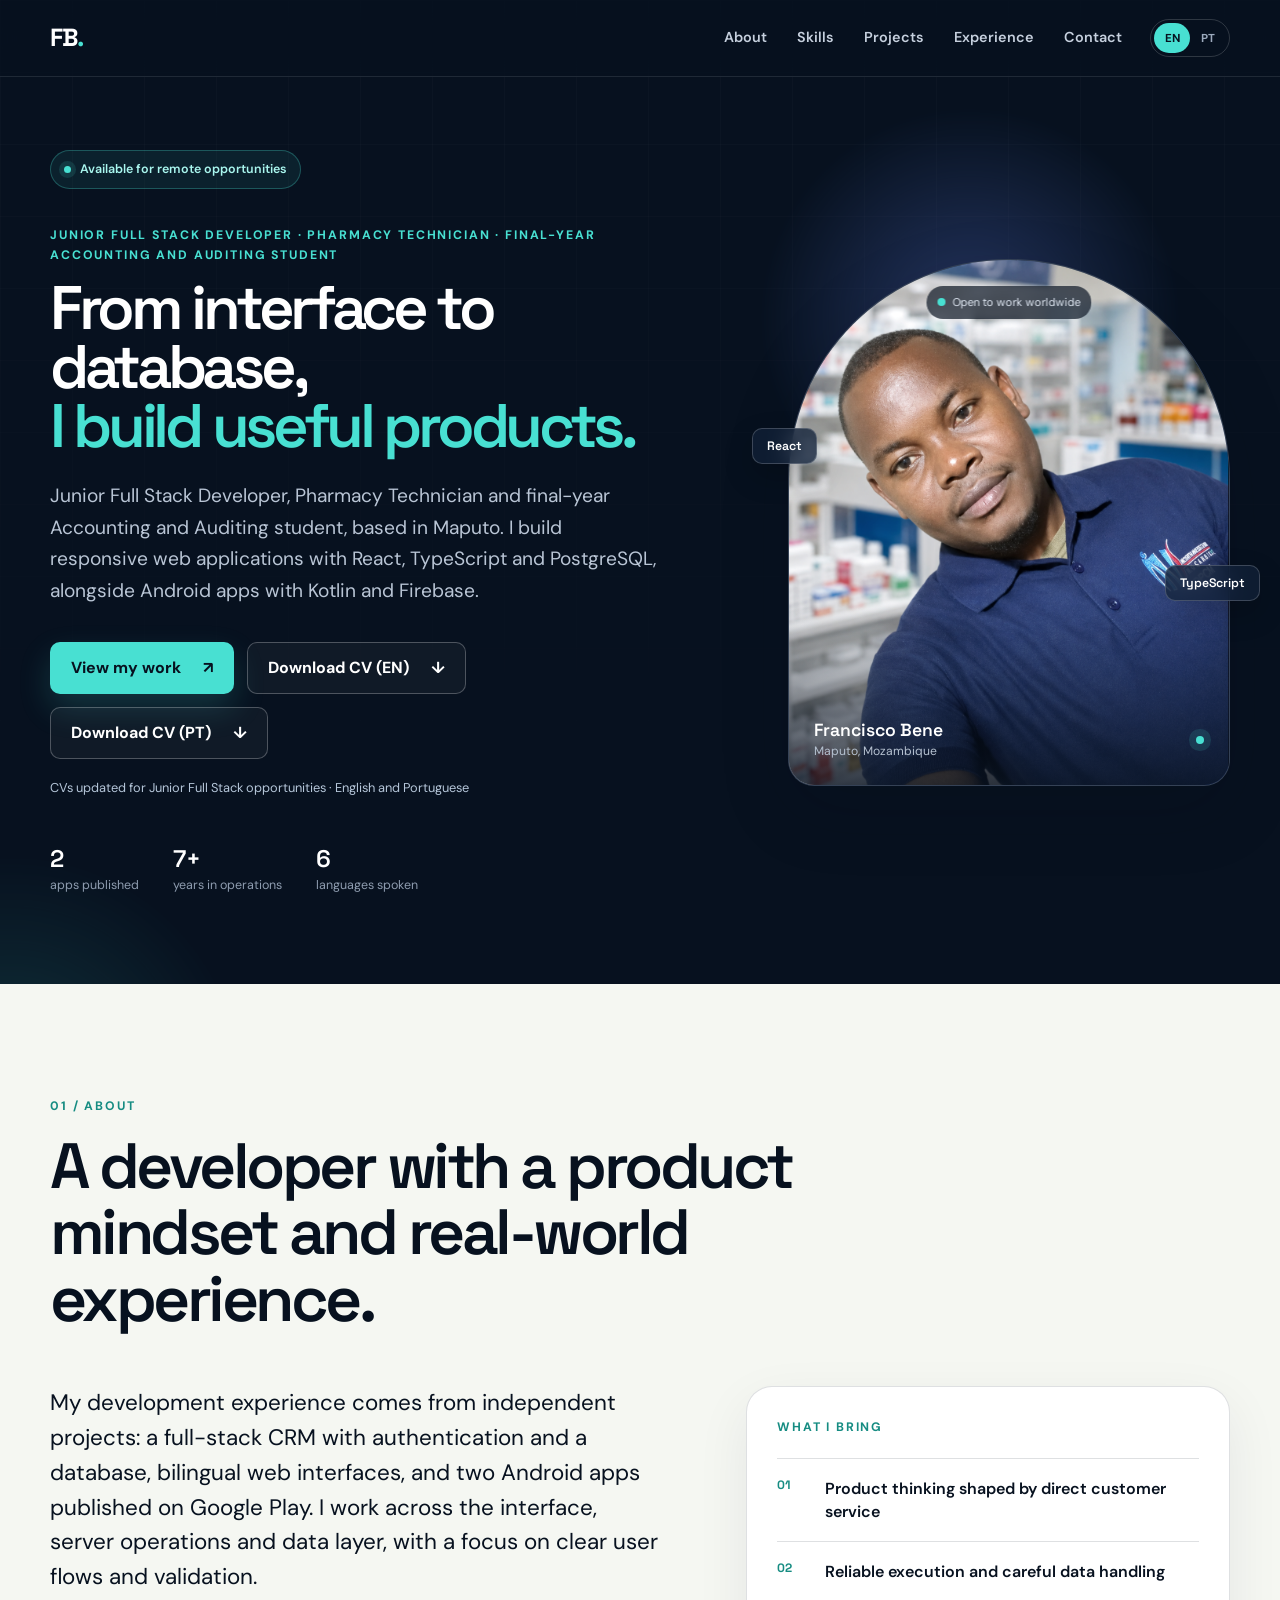
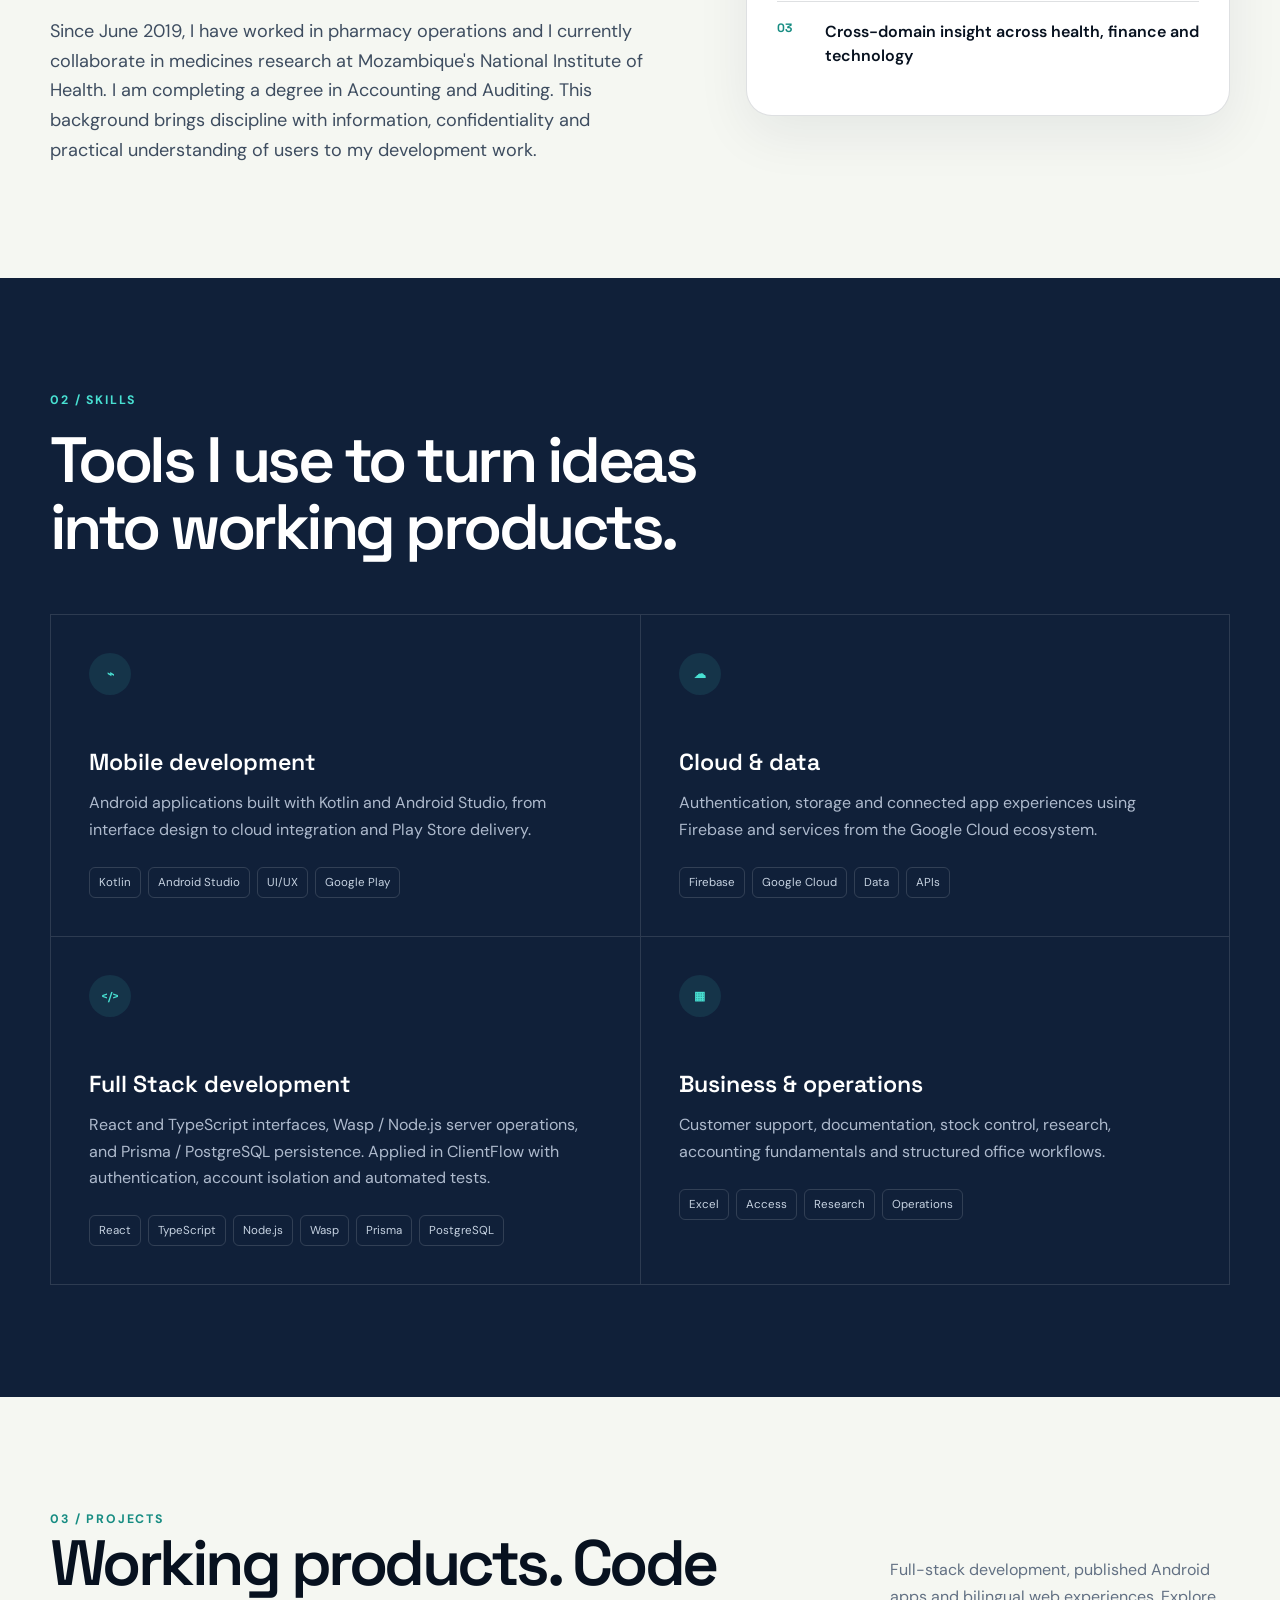
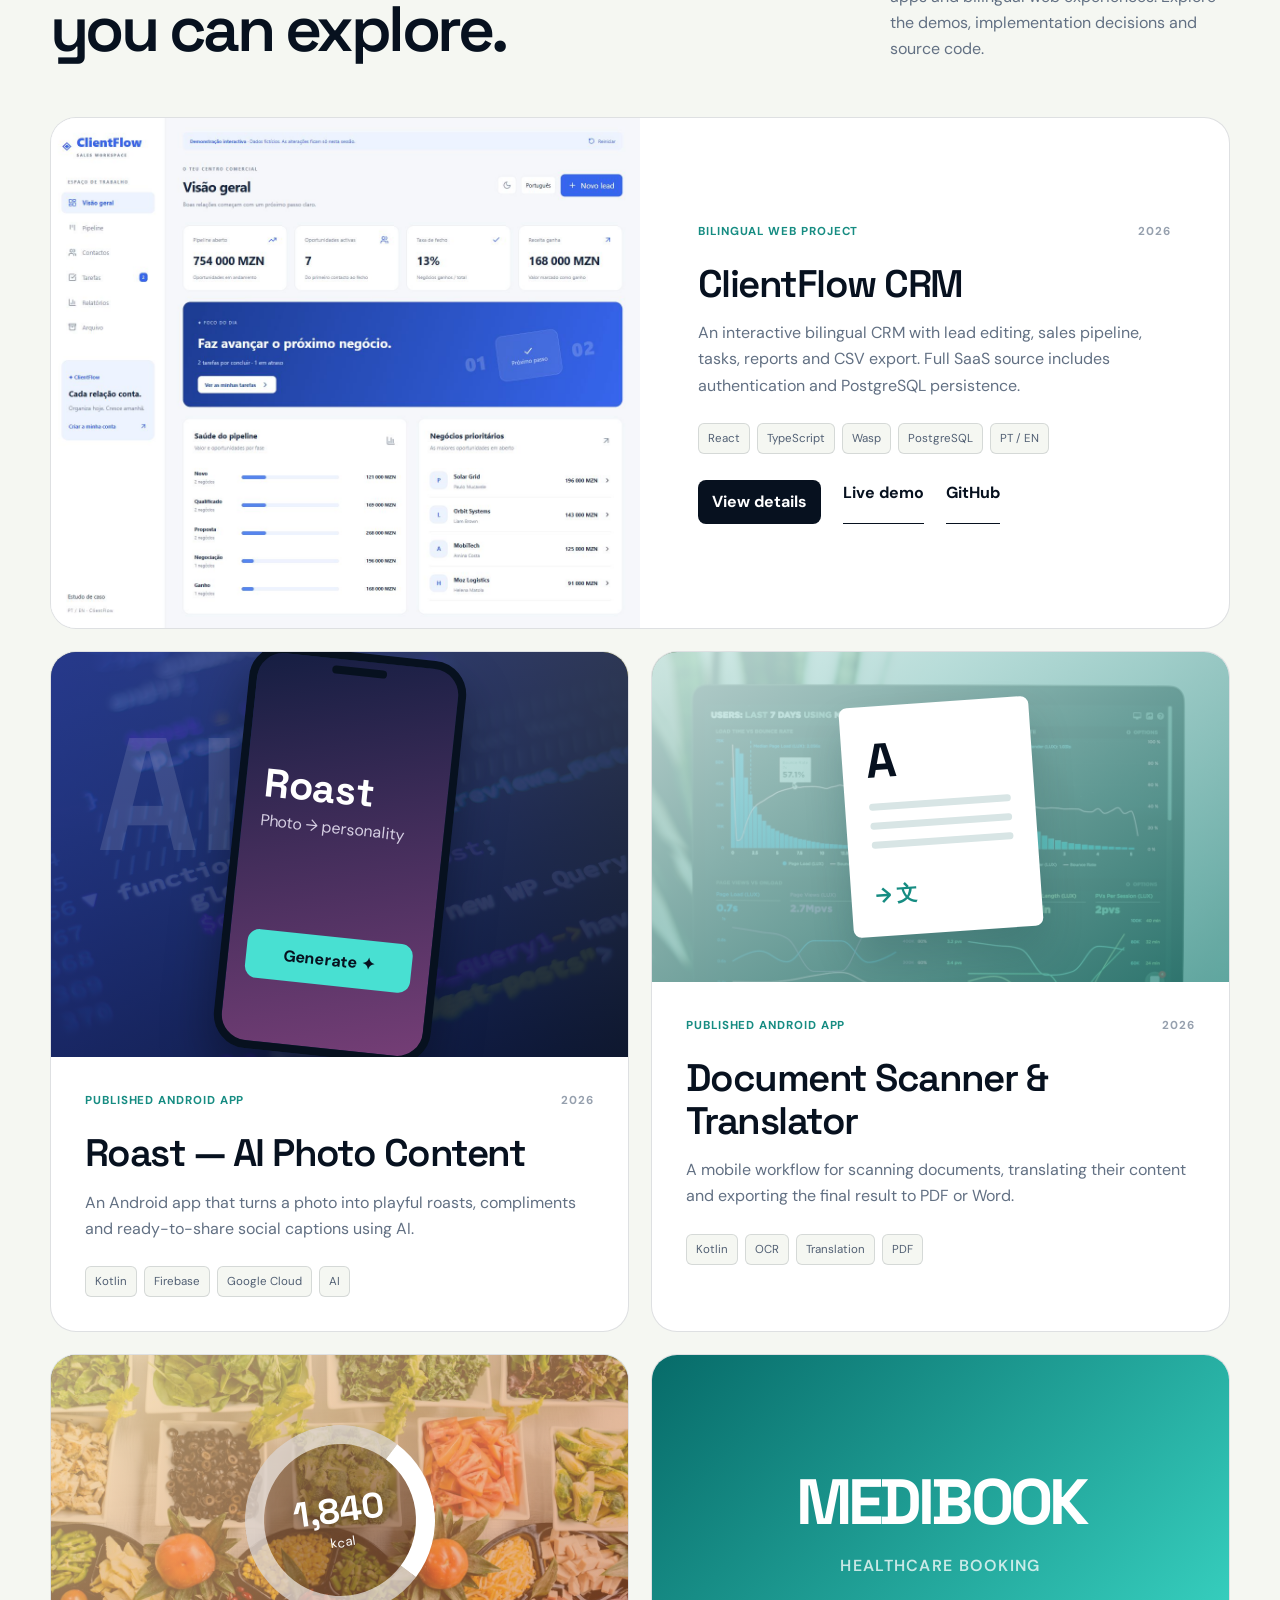
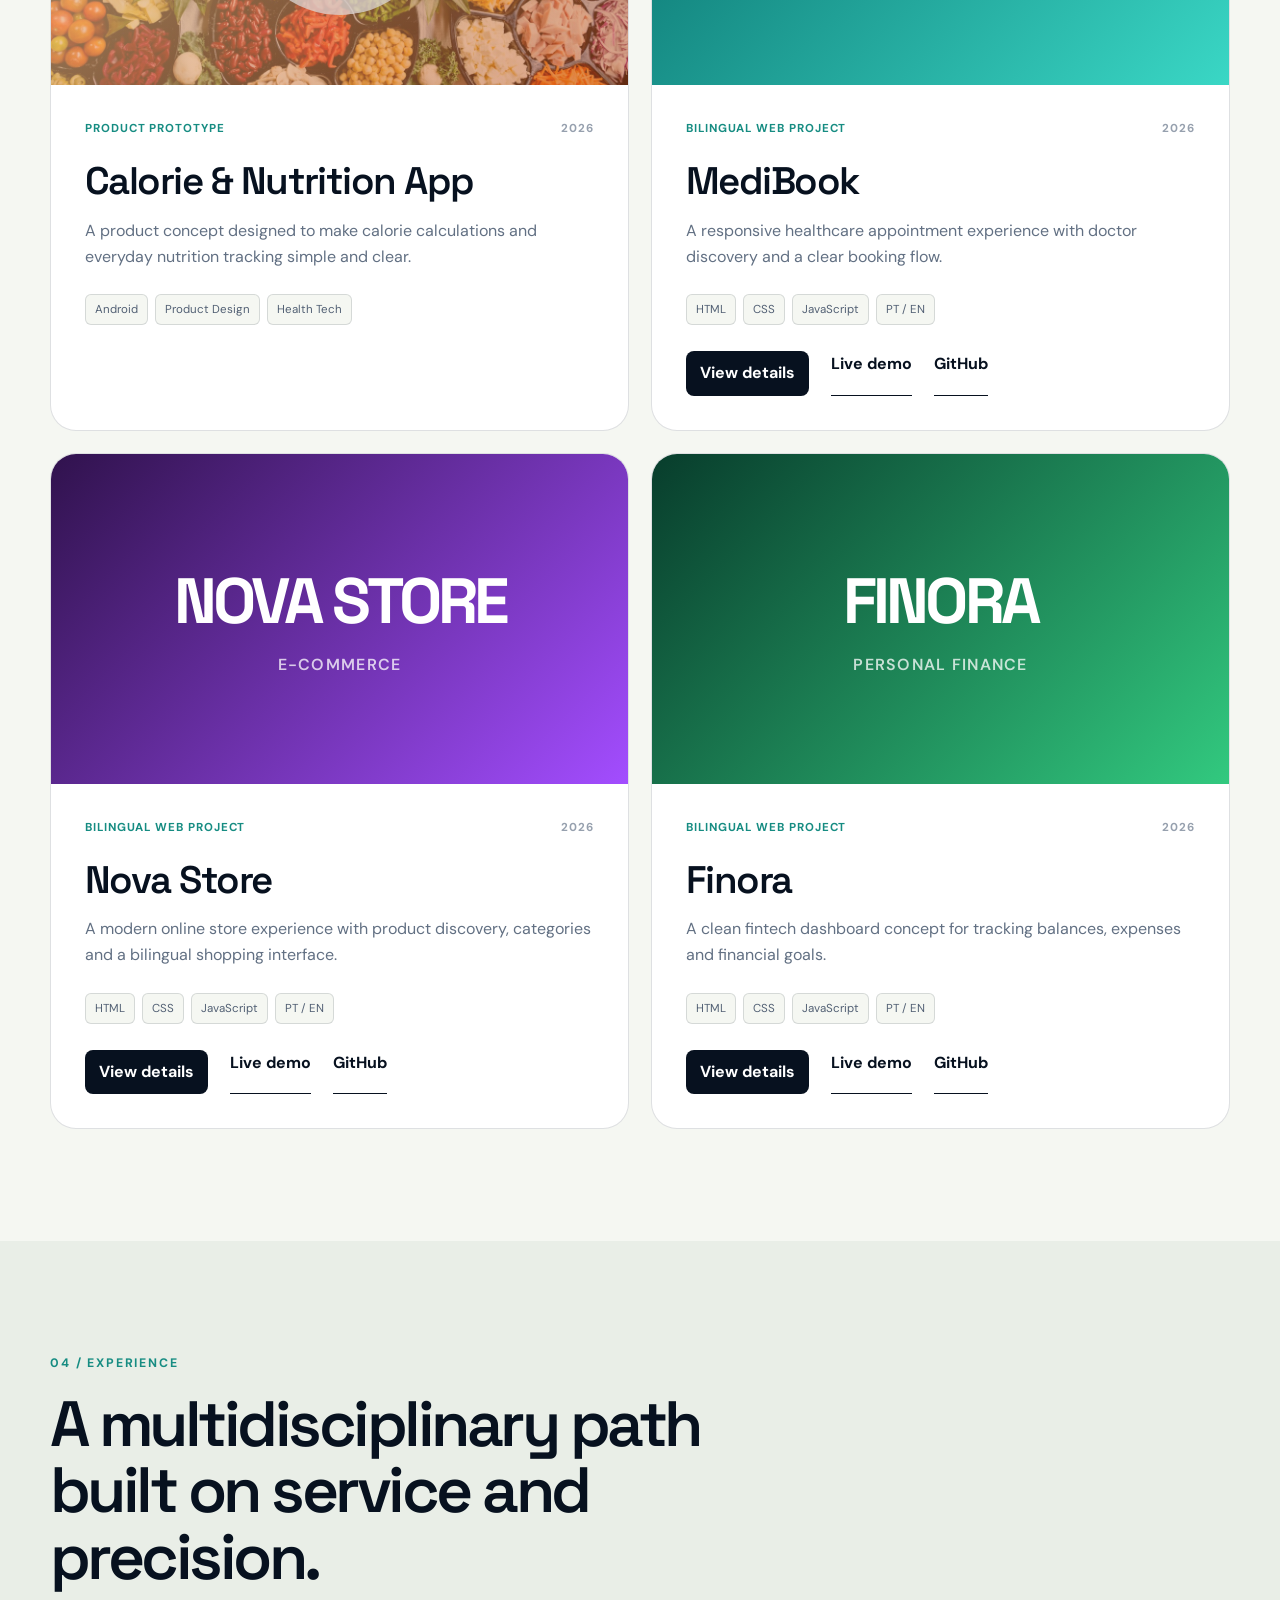
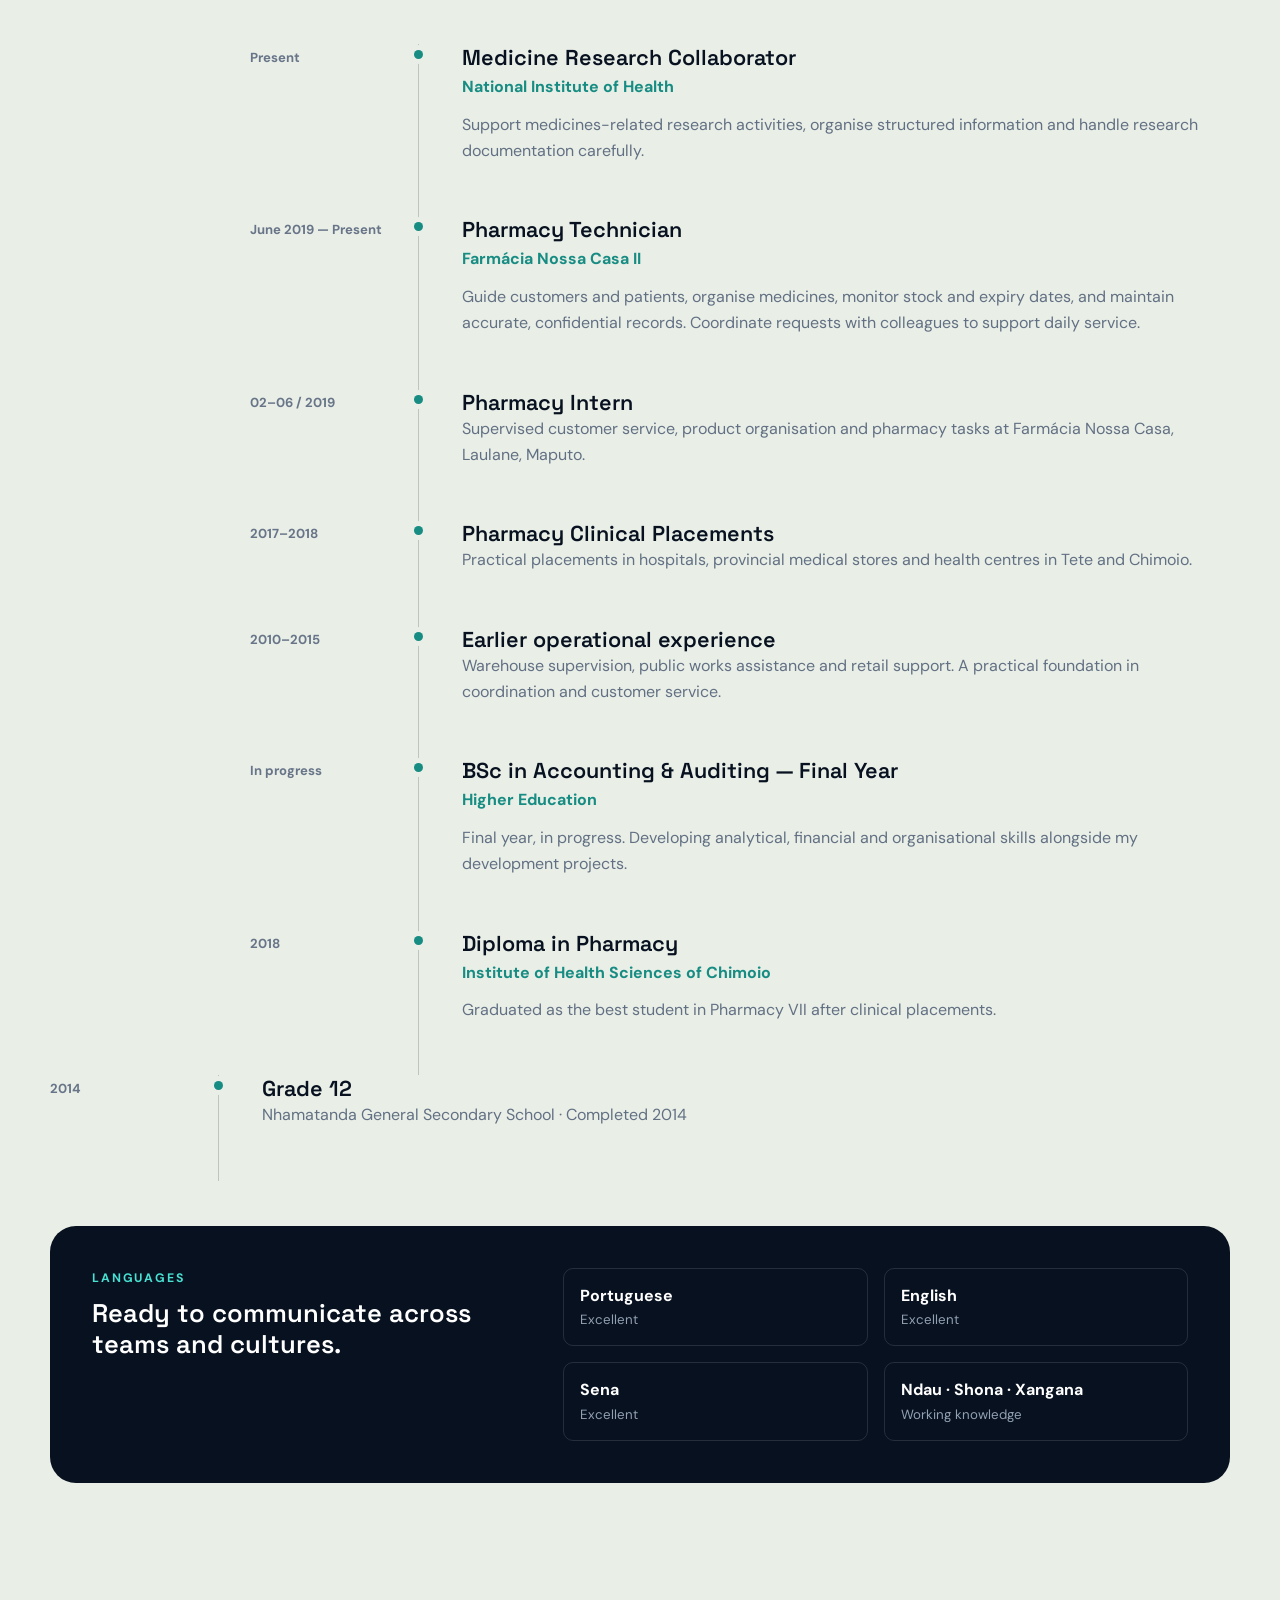
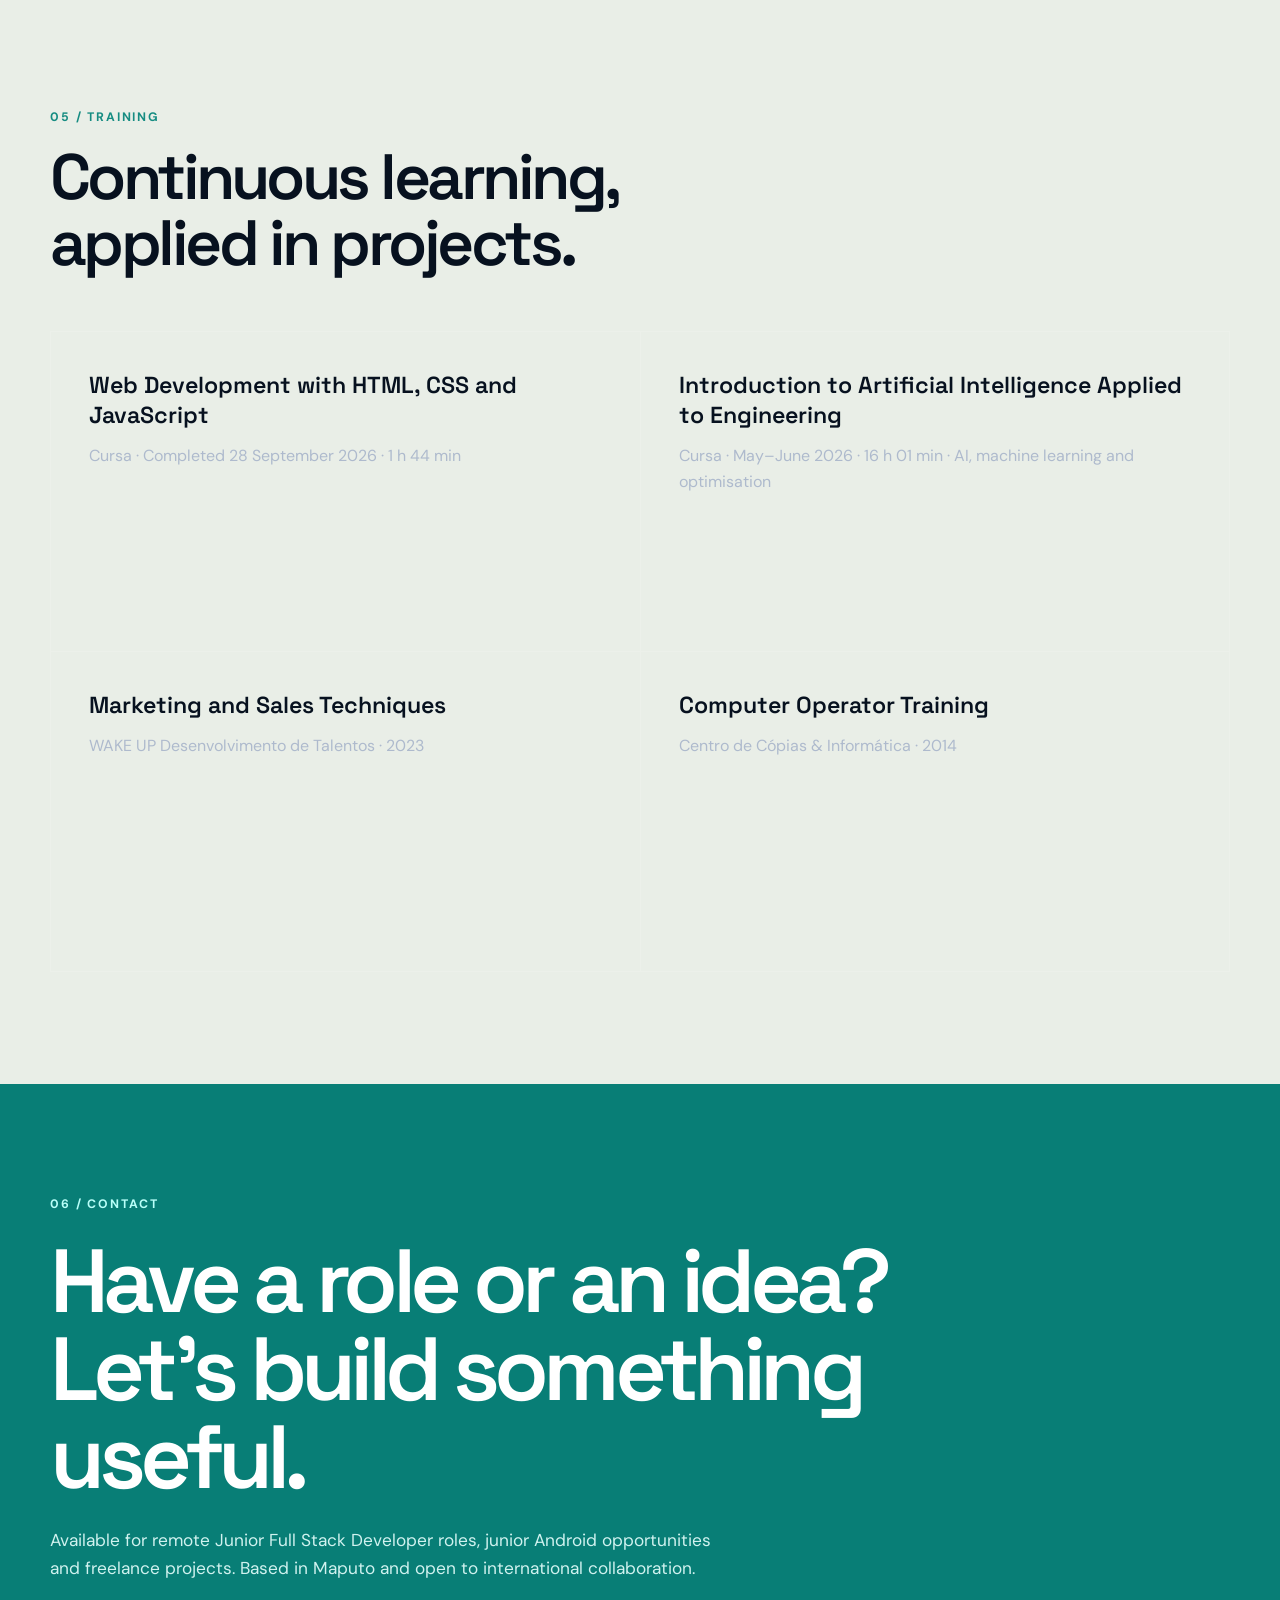
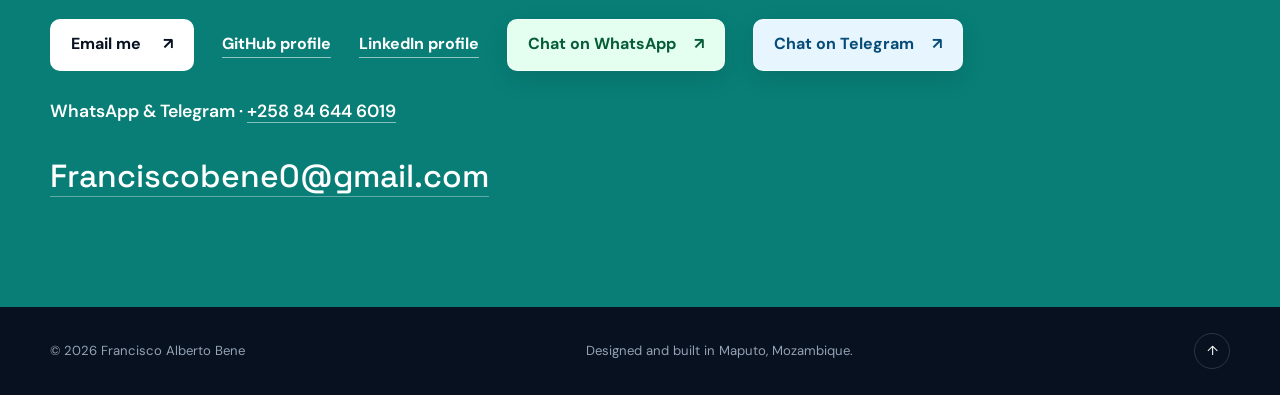
<file: index.html>
<!DOCTYPE html>
<html lang="en">
<head>
  <meta charset="UTF-8" />
  <meta name="viewport" content="width=device-width, initial-scale=1.0" />
  <meta name="theme-color" content="#07111f" />
  <meta name="description" content="Francisco Alberto Bene — Junior Full Stack Developer in Maputo: React, TypeScript, PostgreSQL and Android projects." />
  <title>Francisco Alberto Bene | Junior Full Stack Developer</title>
  <link rel="icon" type="image/png" href="assets/Foto%20de%20perfil.png" />
  <link rel="preconnect" href="https://fonts.googleapis.com" />
  <link rel="preconnect" href="https://fonts.gstatic.com" crossorigin />
  <link href="https://fonts.googleapis.com/css2?family=DM+Sans:wght@400;500;600;700&family=Space+Grotesk:wght@500;600;700&display=swap" rel="stylesheet" />
  <link rel="stylesheet" href="portfolio.css?v=messengers-20261008" />
  <script src="portfolio.js?v=messengers-20261008" defer></script>
</head>
<body>
  <a class="skip-link" href="#main" data-i18n="skip">Skip to content</a>
  <header class="site-header">
    <div class="container nav-wrap">
      <a class="brand" href="#home" aria-label="Francisco Bene — home">FB<span>.</span></a>
      <nav class="site-nav" id="siteNav" aria-label="Main navigation">
        <a href="#about" data-i18n="navAbout">About</a>
        <a href="#skills" data-i18n="navSkills">Skills</a>
        <a href="#projects" data-i18n="navProjects">Projects</a>
        <a href="#experience" data-i18n="navExperience">Experience</a>
        <a href="#contact" data-i18n="navContact">Contact</a>
      </nav>
      <div class="nav-actions">
        <div class="language-switch" role="group" aria-label="Language">
          <button class="language-button is-active" type="button" data-lang="en" aria-pressed="true">EN</button>
          <button class="language-button" type="button" data-lang="pt" aria-pressed="false">PT</button>
        </div>
        <button class="menu-toggle" type="button" aria-controls="siteNav" aria-expanded="false" aria-label="Open menu"><span></span><span></span><span></span></button>
      </div>
    </div>
  </header>

  <main id="main">
    <section class="hero" id="home">
      <div class="hero-glow hero-glow-one"></div><div class="hero-glow hero-glow-two"></div>
      <div class="container hero-grid">
        <div class="hero-copy reveal">
          <div class="availability"><span></span><span data-i18n="availability">Available for remote opportunities</span></div>
          <p class="kicker" data-i18n="role">Junior Full Stack Developer · Pharmacy Technician · Final-year Accounting and Auditing Student</p>
          <h1><span data-i18n="heroLine1">From interface to database,</span> <em data-i18n="heroAccent">I build useful products.</em></h1>
          <p class="hero-lead" data-i18n="heroLead">Junior Full Stack Developer, Pharmacy Technician and final-year Accounting and Auditing student, based in Maputo. I build responsive web applications with React, TypeScript and PostgreSQL, alongside Android apps with Kotlin and Firebase.</p>
          <div class="cta-row">
            <a class="button button-primary" href="#projects"><span data-i18n="viewWork">View my work</span><span aria-hidden="true">↗</span></a>
            <a class="button button-secondary" href="assets/Francisco_Bene_CV_EN_Fullstack_2026.pdf" download><span data-i18n="downloadCv">Download CV (EN)</span><span aria-hidden="true">↓</span></a>
            <a class="button button-secondary" href="assets/Francisco_Bene_CV_PT_Fullstack_2026.pdf" download><span data-i18n="downloadCvPt">Download CV (PT)</span><span aria-hidden="true">↓</span></a>
          </div><p class="resume-note" data-i18n="resumeNote">CVs updated for Junior Full Stack opportunities · English and Portuguese</p>
          <ul class="quick-facts"><li><strong>2</strong><span data-i18n="factApps">apps published</span></li><li><strong>7+</strong><span data-i18n="factYears">years in operations</span></li><li><strong>6</strong><span data-i18n="factLanguages">languages spoken</span></li></ul>
        </div>
        <div class="portrait-column reveal">
          <div class="portrait-frame">
            <div class="portrait-label"><span class="code-dot"></span><span data-i18n="portraitLabel">Open to work worldwide</span></div>
            <img src="assets/Foto%20de%20perfil.png" alt="Portrait of Francisco Alberto Bene" />
            <div class="portrait-caption"><div><strong>Francisco Bene</strong><span>Maputo, Mozambique</span></div><span class="status-dot"></span></div>
          </div>
          <div class="floating-chip chip-one">React</div><div class="floating-chip chip-two">TypeScript</div>
        </div>
      </div>
    </section>

    <section class="section about" id="about">
      <div class="container">
        <div class="section-heading reveal"><p class="section-number">01 / <span data-i18n="navAbout">About</span></p><h2 data-i18n="aboutTitle">A developer with a product mindset and real-world experience.</h2></div>
        <div class="about-grid">
          <div class="about-copy reveal"><p data-i18n="aboutP1">My development experience comes from independent projects: a full-stack CRM with authentication and a database, bilingual web interfaces, and two Android apps published on Google Play. I work across the interface, server operations and data layer, with a focus on clear user flows and validation.</p><p data-i18n="aboutP2">Since June 2019, I have worked in pharmacy operations and I currently collaborate in medicines research at Mozambique's National Institute of Health. I am completing a degree in Accounting and Auditing. This background brings discipline with information, confidentiality and practical understanding of users to my development work.</p></div>
          <aside class="value-card reveal"><p class="mini-label" data-i18n="whatIBring">What I bring</p><ul><li><span>01</span><p data-i18n="bring1">Product thinking shaped by direct customer service</p></li><li><span>02</span><p data-i18n="bring2">Reliable execution and careful data handling</p></li><li><span>03</span><p data-i18n="bring3">Cross-domain insight across health, finance and technology</p></li></ul></aside>
        </div>
      </div>
    </section>

    <section class="section skills" id="skills">
      <div class="container">
        <div class="section-heading reveal"><p class="section-number">02 / <span data-i18n="navSkills">Skills</span></p><h2 data-i18n="skillsTitle">Tools I use to turn ideas into working products.</h2></div>
        <div class="skills-layout">
          <article class="skill-block reveal"><span class="skill-icon" aria-hidden="true">⌁</span><h3 data-i18n="mobileTitle">Mobile development</h3><p data-i18n="mobileCopy">Android applications built with Kotlin and Android Studio, from interface design to cloud integration and Play Store delivery.</p><div class="tag-list"><span>Kotlin</span><span>Android Studio</span><span>UI/UX</span><span>Google Play</span></div></article>
          <article class="skill-block reveal"><span class="skill-icon" aria-hidden="true">☁</span><h3 data-i18n="cloudTitle">Cloud & data</h3><p data-i18n="cloudCopy">Authentication, storage and connected app experiences using Firebase and services from the Google Cloud ecosystem.</p><div class="tag-list"><span>Firebase</span><span>Google Cloud</span><span>Data</span><span>APIs</span></div></article>
          <article class="skill-block reveal"><span class="skill-icon" aria-hidden="true">&lt;/&gt;</span><h3 data-i18n="webTitle">Full Stack development</h3><p data-i18n="webCopy">React and TypeScript interfaces, Wasp / Node.js server operations, and Prisma / PostgreSQL persistence. Applied in ClientFlow with authentication, account isolation and automated tests.</p><div class="tag-list"><span>React</span><span>TypeScript</span><span>Node.js</span><span>Wasp</span><span>Prisma</span><span>PostgreSQL</span></div></article>
          <article class="skill-block reveal"><span class="skill-icon" aria-hidden="true">▦</span><h3 data-i18n="businessTitle">Business & operations</h3><p data-i18n="businessCopy">Customer support, documentation, stock control, research, accounting fundamentals and structured office workflows.</p><div class="tag-list"><span>Excel</span><span>Access</span><span>Research</span><span>Operations</span></div></article>
        </div>
      </div>
    </section>

    <section class="section projects" id="projects">
      <div class="container">
        <div class="section-heading split-heading reveal"><div><p class="section-number">03 / <span data-i18n="navProjects">Projects</span></p><h2 data-i18n="projectsTitle">Working products. Code you can explore.</h2></div><p data-i18n="projectsIntro">Full-stack development, published Android apps and bilingual web experiences. Explore the demos, implementation decisions and source code.</p></div>
        <div class="project-list">
<article class="project-card project-featured reveal"><div class="project-visual clientflow-product"><img src="assets/clientflow-dashboard.jpg" alt="ClientFlow CRM dashboard with pipeline, sales metrics and tasks" loading="lazy" width="1440" height="960"></div><div class="project-copy"><div class="project-meta"><span data-i18n="webProject">Bilingual web project</span><span>2026</span></div><h3>ClientFlow CRM</h3><p data-i18n="clientflowCopy">An interactive bilingual CRM with lead editing, sales pipeline, tasks, reports and CSV export. Full SaaS source includes authentication and PostgreSQL persistence.</p><div class="tag-list"><span>React</span><span>TypeScript</span><span>Wasp</span><span>PostgreSQL</span><span>PT / EN</span></div><div class="project-links"><a class="project-detail-link" href="project-details.html?project=clientflow" data-i18n="viewDetails">View details</a><a href="https://fabene258.github.io/clientflow-crm-bilingual/" target="_blank" rel="noopener" data-i18n="liveDemo">Live demo</a><a href="https://github.com/Fabene258/clientflow-crm-bilingual" target="_blank" rel="noopener">GitHub</a></div></div></article>
          <article class="project-card reveal"><div class="project-visual roast-visual"><span>AI</span><div class="phone-mock"><div class="mock-top"></div><strong>Roast</strong><p>Photo → personality</p><div class="mock-button">Generate ✦</div></div></div><div class="project-copy"><div class="project-meta"><span data-i18n="published">Published Android app</span><span>2026</span></div><h3>Roast — AI Photo Content</h3><p data-i18n="roastCopy">An Android app that turns a photo into playful roasts, compliments and ready-to-share social captions using AI.</p><div class="tag-list"><span>Kotlin</span><span>Firebase</span><span>Google Cloud</span><span>AI</span></div></div></article>
          <article class="project-card reveal"><div class="project-visual scanner-visual"><div class="document-sheet"><span>A</span><i></i><i></i><i></i><b>→ 文</b></div></div><div class="project-copy"><div class="project-meta"><span data-i18n="published">Published Android app</span><span>2026</span></div><h3>Document Scanner & Translator</h3><p data-i18n="scannerCopy">A mobile workflow for scanning documents, translating their content and exporting the final result to PDF or Word.</p><div class="tag-list"><span>Kotlin</span><span>OCR</span><span>Translation</span><span>PDF</span></div></div></article>
          <article class="project-card reveal"><div class="project-visual nutrition-visual"><div class="nutrition-ring"><strong>1,840</strong><span>kcal</span></div></div><div class="project-copy"><div class="project-meta"><span data-i18n="prototype">Product prototype</span><span>2026</span></div><h3 data-i18n="nutritionName">Calorie & Nutrition App</h3><p data-i18n="nutritionCopy">A product concept designed to make calorie calculations and everyday nutrition tracking simple and clear.</p><div class="tag-list"><span>Android</span><span>Product Design</span><span>Health Tech</span></div></div></article>
          <article class="project-card reveal"><div class="project-visual web-project-visual medibook-visual"><strong>MEDIBOOK</strong><span>Healthcare booking</span></div><div class="project-copy"><div class="project-meta"><span data-i18n="webProject">Bilingual web project</span><span>2026</span></div><h3>MediBook</h3><p data-i18n="medibookCopy">A responsive healthcare appointment experience with doctor discovery and a clear booking flow.</p><div class="tag-list"><span>HTML</span><span>CSS</span><span>JavaScript</span><span>PT / EN</span></div><div class="project-links"><a class="project-detail-link" href="project-details.html?project=medibook" data-i18n="viewDetails">View details</a><a href="https://fabene258.github.io/medibook-healthcare-bilingual/" target="_blank" rel="noopener" data-i18n="liveDemo">Live demo</a><a href="https://github.com/Fabene258/medibook-healthcare-bilingual" target="_blank" rel="noopener">GitHub</a></div></div></article>
          <article class="project-card reveal"><div class="project-visual web-project-visual nova-visual"><strong>NOVA STORE</strong><span>E-commerce</span></div><div class="project-copy"><div class="project-meta"><span data-i18n="webProject">Bilingual web project</span><span>2026</span></div><h3>Nova Store</h3><p data-i18n="novaCopy">A modern online store experience with product discovery, categories and a bilingual shopping interface.</p><div class="tag-list"><span>HTML</span><span>CSS</span><span>JavaScript</span><span>PT / EN</span></div><div class="project-links"><a class="project-detail-link" href="project-details.html?project=nova" data-i18n="viewDetails">View details</a><a href="https://fabene258.github.io/nova-store-ecommerce/" target="_blank" rel="noopener" data-i18n="liveDemo">Live demo</a><a href="https://github.com/Fabene258/nova-store-ecommerce" target="_blank" rel="noopener">GitHub</a></div></div></article>

          <article class="project-card reveal"><div class="project-visual web-project-visual finora-visual"><strong>FINORA</strong><span>Personal finance</span></div><div class="project-copy"><div class="project-meta"><span data-i18n="webProject">Bilingual web project</span><span>2026</span></div><h3>Finora</h3><p data-i18n="finoraCopy">A clean fintech dashboard concept for tracking balances, expenses and financial goals.</p><div class="tag-list"><span>HTML</span><span>CSS</span><span>JavaScript</span><span>PT / EN</span></div><div class="project-links"><a class="project-detail-link" href="project-details.html?project=finora" data-i18n="viewDetails">View details</a><a href="https://fabene258.github.io/finora-fintech-bilingual/" target="_blank" rel="noopener" data-i18n="liveDemo">Live demo</a><a href="https://github.com/Fabene258/finora-fintech-bilingual" target="_blank" rel="noopener">GitHub</a></div></div></article>
        </div>
      </div>
    </section>

    <section class="section experience" id="experience">
      <div class="container">
        <div class="section-heading reveal"><p class="section-number">04 / <span data-i18n="navExperience">Experience</span></p><h2 data-i18n="experienceTitle">A multidisciplinary path built on service and precision.</h2></div>
        <div class="timeline">
          <article class="timeline-row reveal"><div class="timeline-date" data-i18n="present">Present</div><div class="timeline-marker"></div><div class="timeline-body"><h3 data-i18n="researchRole">Medicine Research Collaborator</h3><p class="company" data-i18n="ins">National Institute of Health</p><p data-i18n="researchCopy">Support medicines-related research activities, organise structured information and handle research documentation carefully.</p></div></article>
          <article class="timeline-row reveal"><div class="timeline-date"><span data-i18n="pharmacyStart">June 2019</span> — <span data-i18n="present">Present</span></div><div class="timeline-marker"></div><div class="timeline-body"><h3 data-i18n="pharmacyRole">Pharmacy Technician</h3><p class="company">Farmácia Nossa Casa II</p><p data-i18n="pharmacyCopy">Guide customers and patients, organise medicines, monitor stock and expiry dates, and maintain accurate, confidential records. Coordinate requests with colleagues to support daily service.</p></div></article>
          <article class="timeline-row reveal"><div class="timeline-date">02–06 / 2019</div><div class="timeline-marker"></div><div class="timeline-body"><h3 data-i18n="internRole">Pharmacy Intern</h3><p data-i18n="internCopy">Supervised customer service, product organisation and pharmacy tasks at Farmácia Nossa Casa, Laulane, Maputo.</p></div></article><article class="timeline-row reveal"><div class="timeline-date">2017–2018</div><div class="timeline-marker"></div><div class="timeline-body"><h3 data-i18n="placementRole">Pharmacy Clinical Placements</h3><p data-i18n="placementCopy">Practical placements in hospitals, provincial medical stores and health centres in Tete and Chimoio.</p></div></article><article class="timeline-row reveal"><div class="timeline-date">2010–2015</div><div class="timeline-marker"></div><div class="timeline-body"><h3 data-i18n="earlierRole">Earlier operational experience</h3><p data-i18n="earlierCopy">Warehouse supervision, public works assistance and retail support. A practical foundation in coordination and customer service.</p></div></article><article class="timeline-row reveal"><div class="timeline-date" data-i18n="degreeDate">In progress</div><div class="timeline-marker"></div><div class="timeline-body"><h3 data-i18n="degreeTitle">BSc in Accounting & Auditing — Final Year</h3><p class="company" data-i18n="education">Higher Education</p><p data-i18n="degreeCopy">Final year, in progress. Developing analytical, financial and organisational skills alongside my development projects.</p></div></article>
          <article class="timeline-row reveal"><div class="timeline-date">2018</div><div class="timeline-marker"></div><div class="timeline-body"><h3 data-i18n="pharmacyDegree">Diploma in Pharmacy</h3><p class="company" data-i18n="ics">Institute of Health Sciences of Chimoio</p><p data-i18n="awardCopy">Graduated as the best student in Pharmacy VII after clinical placements.</p></div></article>
        </div>
        <article class="timeline-row reveal"><div class="timeline-date">2014</div><div class="timeline-marker"></div><div class="timeline-body"><h3 data-i18n="secondaryTitle">Grade 12</h3><p data-i18n="secondaryCopy">Nhamatanda General Secondary School · Completed 2014</p></div></article><div class="language-panel reveal"><div><p class="mini-label" data-i18n="languages">Languages</p><h3 data-i18n="communicationTitle">Ready to communicate across teams and cultures.</h3></div><div class="language-grid"><span><b data-i18n="portuguese">Portuguese</b><small data-i18n="excellent">Excellent</small></span><span><b data-i18n="english">English</b><small data-i18n="excellent">Excellent</small></span><span><b>Sena</b><small data-i18n="excellent">Excellent</small></span><span><b>Ndau · Shona · Xangana</b><small data-i18n="conversational">Working knowledge</small></span></div></div>
      </div>
    </section>

    <section class="section training" id="training"><div class="container"><div class="section-heading reveal"><p class="section-number">05 / <span data-i18n="trainingLabel">Training</span></p><h2 data-i18n="trainingTitle">Continuous learning, applied in projects.</h2></div><div class="skills-layout"><article class="skill-block reveal"><h3 data-i18n="webTraining">Web Development with HTML, CSS and JavaScript</h3><p data-i18n="webTrainingDetail">Cursa · Completed 28 September 2026 · 1 h 44 min</p></article><article class="skill-block reveal"><h3 data-i18n="aiTraining">Introduction to Artificial Intelligence Applied to Engineering</h3><p data-i18n="aiTrainingDetail">Cursa · May–June 2026 · 16 h 01 min · AI, machine learning and optimisation</p></article><article class="skill-block reveal"><h3 data-i18n="marketingTraining">Marketing and Sales Techniques</h3><p data-i18n="marketingTrainingDetail">WAKE UP Desenvolvimento de Talentos · 2023</p></article><article class="skill-block reveal"><h3 data-i18n="computerTraining">Computer Operator Training</h3><p data-i18n="computerTrainingDetail">Centro de Cópias & Informática · 2014</p></article></div></div></section><section class="contact" id="contact"><div class="container contact-inner reveal"><p class="section-number">06 / <span data-i18n="navContact">Contact</span></p><h2 data-i18n="contactTitle">Have a role or an idea? Let's build something useful.</h2><p data-i18n="contactCopy">Available for remote Junior Full Stack Developer roles, junior Android opportunities and freelance projects. Based in Maputo and open to international collaboration.</p><div class="contact-actions"><a class="button button-light" href="mailto:Franciscobene0@gmail.com?subject=Remote%20opportunity%20for%20Francisco%20Bene"><span data-i18n="emailMe">Email me</span><span>↗</span></a><a class="text-link" href="https://github.com/Fabene258" target="_blank" rel="noopener" data-i18n="githubProfile">GitHub profile</a><a class="text-link" href="https://www.linkedin.com/in/francisco-alberto-bene-8bb0446a/" target="_blank" rel="noopener noreferrer" data-i18n="linkedinProfile">LinkedIn profile</a><a class="button contact-messenger whatsapp-link" href="https://wa.me/258846446019" target="_blank" rel="noopener noreferrer"><span data-i18n="whatsappContact">Chat on WhatsApp</span><span aria-hidden="true">↗</span></a><a class="button contact-messenger telegram-link" href="https://t.me/+258846446019" target="_blank" rel="noopener noreferrer"><span data-i18n="telegramContact">Chat on Telegram</span><span aria-hidden="true">↗</span></a></div><p class="contact-number"><span data-i18n="messengerNumber">WhatsApp &amp; Telegram</span> · <a href="tel:+258846446019">+258 84 644 6019</a></p><a class="email-display" href="mailto:Franciscobene0@gmail.com">Franciscobene0@gmail.com</a></div></section>
  </main>
  <footer class="site-footer"><div class="container footer-inner"><p>© <span id="year"></span> Francisco Alberto Bene</p><p data-i18n="footerNote">Designed and built in Maputo, Mozambique.</p><a href="#home" aria-label="Back to top">↑</a></div></footer>
</body>
</html>
</file>
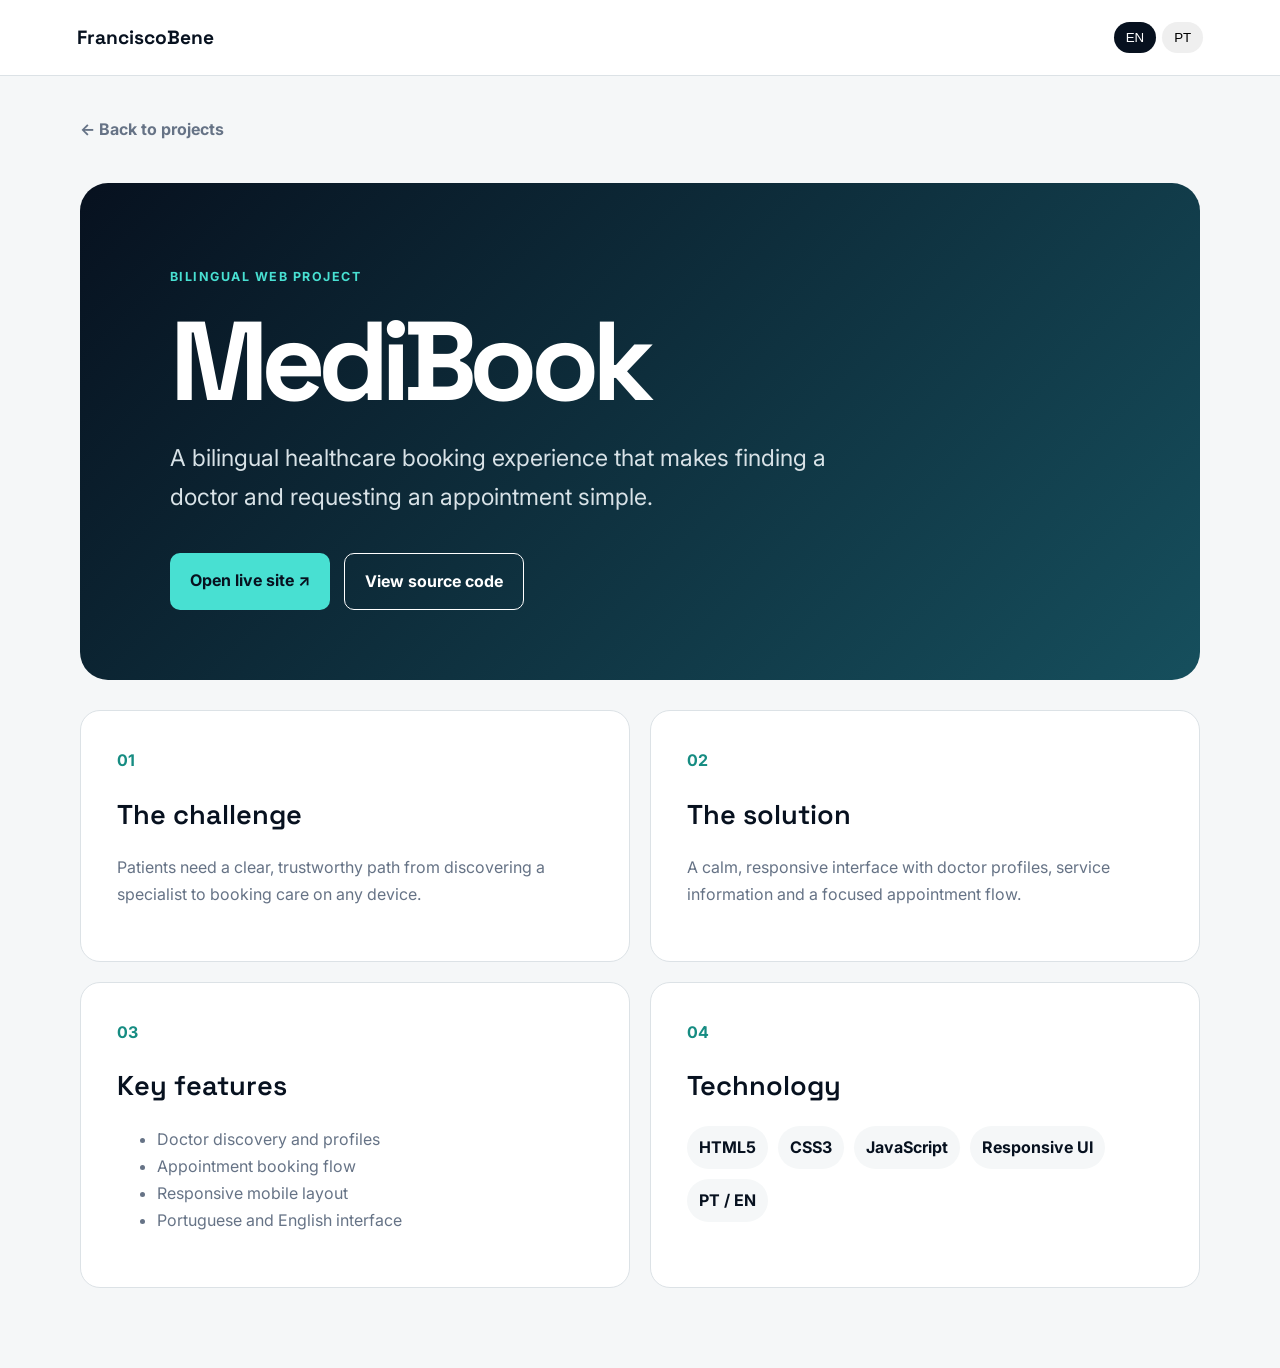
<file: project-details.html>
<!doctype html>
<html lang="en">
<head>
  <meta charset="utf-8">
  <meta name="viewport" content="width=device-width,initial-scale=1">
  <title>Project details | Francisco Bene</title>
  <link rel="preconnect" href="https://fonts.googleapis.com">
  <link rel="preconnect" href="https://fonts.gstatic.com" crossorigin>
  <link href="https://fonts.googleapis.com/css2?family=Inter:wght@400;600;700&family=Space+Grotesk:wght@500;600;700&display=swap" rel="stylesheet">
  <link rel="stylesheet" href="project-details.css">
</head>
<body>
  <header><a href="index.html#projects" class="brand">FranciscoBene</a><div class="languages"><button data-lang="en">EN</button><button data-lang="pt">PT</button></div></header>
  <main>
    <a href="index.html#projects" class="back" data-copy="back">← Back to projects</a>
    <section class="hero" id="hero"><p class="eyebrow" data-copy="type">Bilingual web project</p><h1 id="name"></h1><p class="lead" id="summary"></p><div class="actions"><a id="live" target="_blank" rel="noopener" data-copy="live">Open live site ↗</a><a id="code" target="_blank" rel="noopener" data-copy="code">View source code</a></div></section>
    <section class="details"><article><span>01</span><h2 data-copy="challengeTitle">The challenge</h2><p id="challenge"></p></article><article><span>02</span><h2 data-copy="solutionTitle">The solution</h2><p id="solution"></p></article><article><span>03</span><h2 data-copy="featuresTitle">Key features</h2><ul id="features"></ul></article><article><span>04</span><h2 data-copy="stackTitle">Technology</h2><div class="stack"><b>HTML5</b><b>CSS3</b><b>JavaScript</b><b>Responsive UI</b><b>PT / EN</b></div></article></section>
  </main>
  <script src="project-details.js"></script>
</body>
</html>
</file>
<file: portfolio.css>
:root {
  --ink: #07111f;
  --ink-soft: #102039;
  --paper: #f5f7f2;
  --paper-alt: #e9eee7;
  --white: #ffffff;
  --muted: #627083;
  --cyan: #48e0d2;
  --blue: #6d8dff;
  --line: rgba(7, 17, 31, 0.13);
  --radius: 26px;
  --shadow: 0 24px 70px rgba(6, 15, 27, 0.15);
}

* { box-sizing: border-box; margin: 0; padding: 0; }
html { scroll-behavior: smooth; scroll-padding-top: 82px; }
body { font-family: "DM Sans", sans-serif; color: var(--ink); background: var(--paper); line-height: 1.65; overflow-x: hidden; }
a { color: inherit; text-decoration: none; }
img { display: block; max-width: 100%; }
button { font: inherit; }
.container { width: min(1180px, calc(100% - 40px)); margin-inline: auto; }
.section { padding: 112px 0; }
.skip-link { position: fixed; left: 20px; top: -80px; z-index: 1000; padding: 12px 18px; background: var(--cyan); color: var(--ink); border-radius: 8px; }
.skip-link:focus { top: 16px; }

.site-header { position: fixed; inset: 0 0 auto; z-index: 50; border-bottom: 1px solid rgba(255,255,255,.1); background: rgba(7,17,31,.78); backdrop-filter: blur(18px); color: var(--white); }
.nav-wrap { height: 76px; display: flex; align-items: center; justify-content: space-between; gap: 28px; }
.brand { font: 700 1.55rem/1 "Space Grotesk", sans-serif; letter-spacing: -.04em; }
.brand span { color: var(--cyan); }
.site-nav { display: flex; align-items: center; gap: 30px; margin-left: auto; }
.site-nav a { color: #c6d0de; font-size: .9rem; font-weight: 600; transition: color .2s; }
.site-nav a:hover, .site-nav a:focus-visible { color: var(--cyan); }
.nav-actions { display: flex; align-items: center; gap: 16px; }
.language-switch { display: flex; padding: 3px; border: 1px solid rgba(255,255,255,.16); border-radius: 99px; }
.language-button { min-width: 36px; height: 30px; border: 0; border-radius: 99px; background: transparent; color: #9caabd; cursor: pointer; font-size: .72rem; font-weight: 700; }
.language-button.is-active { color: var(--ink); background: var(--cyan); }
.menu-toggle { display: none; border: 0; background: transparent; width: 42px; height: 42px; cursor: pointer; }
.menu-toggle span { display: block; width: 22px; height: 2px; background: white; margin: 5px auto; border-radius: 2px; }

.hero { min-height: 780px; padding: 150px 0 88px; position: relative; overflow: hidden; color: white; background: var(--ink); }
.hero::before { content: ""; position: absolute; inset: 0; opacity: .17; background-image: linear-gradient(rgba(255,255,255,.13) 1px, transparent 1px), linear-gradient(90deg, rgba(255,255,255,.13) 1px, transparent 1px); background-size: 72px 72px; mask-image: linear-gradient(to bottom, black, transparent 82%); }
.hero-glow { position: absolute; border-radius: 50%; filter: blur(3px); opacity: .45; }
.hero-glow-one { width: 440px; height: 440px; right: 7%; top: 10%; background: radial-gradient(circle, rgba(109,141,255,.65), transparent 68%); }
.hero-glow-two { width: 480px; height: 480px; left: -18%; bottom: -35%; background: radial-gradient(circle, rgba(72,224,210,.36), transparent 70%); }
.hero-grid { position: relative; display: grid; grid-template-columns: 1.18fr .82fr; gap: clamp(40px, 8vw, 110px); align-items: center; }
.availability { width: fit-content; display: flex; align-items: center; gap: 9px; margin-bottom: 36px; padding: 8px 13px; border: 1px solid rgba(72,224,210,.28); border-radius: 99px; color: #a9f6ee; background: rgba(72,224,210,.08); font-size: .78rem; font-weight: 600; }
.availability > span:first-child { width: 7px; height: 7px; border-radius: 50%; background: var(--cyan); box-shadow: 0 0 0 5px rgba(72,224,210,.12); }
.kicker, .section-number, .mini-label { color: var(--cyan); font-size: .77rem; font-weight: 700; letter-spacing: .15em; text-transform: uppercase; }
.hero h1 { max-width: 760px; margin: 14px 0 24px; font: 600 clamp(3.3rem, 6.5vw, 6.6rem)/.96 "Space Grotesk", sans-serif; letter-spacing: -.07em; }
.hero h1 em { display: block; color: var(--cyan); font-style: normal; }
.hero-lead { max-width: 610px; color: #b9c5d5; font-size: clamp(1.05rem, 1.5vw, 1.2rem); }
.cta-row { display: flex; flex-wrap: wrap; gap: 13px; margin-top: 35px; }
.button { min-height: 52px; padding: 0 20px; border: 1px solid transparent; border-radius: 10px; display: inline-flex; align-items: center; justify-content: center; gap: 22px; font-weight: 700; transition: transform .2s, box-shadow .2s, background .2s; }
.button:hover, .button:focus-visible { transform: translateY(-3px); }
.button-primary { color: var(--ink); background: var(--cyan); box-shadow: 0 14px 32px rgba(72,224,210,.18); }
.button-secondary { border-color: rgba(255,255,255,.25); color: white; background: rgba(255,255,255,.04); }
.quick-facts { list-style: none; display: flex; gap: 34px; margin-top: 45px; }
.quick-facts li { display: grid; gap: 1px; }
.quick-facts strong { font: 600 1.5rem "Space Grotesk", sans-serif; }
.quick-facts span { color: #8e9caf; font-size: .78rem; }
.portrait-column { position: relative; }
.portrait-frame { position: relative; overflow: hidden; border: 1px solid rgba(255,255,255,.14); border-radius: 220px 220px 26px 26px; background: #14233a; box-shadow: var(--shadow); }
.portrait-frame img { width: 100%; height: 525px; object-fit: cover; object-position: 50% 28%; filter: saturate(.9) contrast(1.03); }
.portrait-frame::after { content: ""; position: absolute; inset: 0; background: linear-gradient(to top, rgba(7,17,31,.82), transparent 35%); pointer-events: none; }
.portrait-label { position: absolute; z-index: 2; top: 26px; left: 50%; transform: translateX(-50%); white-space: nowrap; display: flex; align-items: center; gap: 7px; padding: 7px 11px; border-radius: 99px; color: #dfe7f2; background: rgba(7,17,31,.68); backdrop-filter: blur(10px); font-size: .7rem; }
.code-dot, .status-dot { width: 8px; height: 8px; border-radius: 50%; background: var(--cyan); }
.portrait-caption { position: absolute; z-index: 2; inset: auto 25px 24px; display: flex; justify-content: space-between; align-items: center; }
.portrait-caption div { display: grid; }
.portrait-caption strong { font: 600 1.1rem "Space Grotesk", sans-serif; }
.portrait-caption span { color: #b5c1d0; font-size: .76rem; }
.portrait-caption .status-dot { box-shadow: 0 0 0 7px rgba(72,224,210,.13); }
.floating-chip { position: absolute; padding: 9px 14px; border: 1px solid rgba(255,255,255,.19); border-radius: 10px; color: white; background: rgba(17,32,56,.78); backdrop-filter: blur(12px); font: 600 .77rem "Space Grotesk", sans-serif; box-shadow: 0 12px 30px rgba(0,0,0,.2); }
.chip-one { left: -36px; top: 32%; }.chip-two { right: -30px; top: 58%; }

.section-heading { display: grid; gap: 17px; margin-bottom: 54px; }
.section-heading h2 { max-width: 760px; font: 600 clamp(2.5rem, 5vw, 4.6rem)/1.04 "Space Grotesk", sans-serif; letter-spacing: -.055em; }
.section-number { color: #168c82; }
.about-grid { display: grid; grid-template-columns: 1.12fr .88fr; gap: 80px; align-items: start; }
.about-copy { display: grid; gap: 22px; color: #3e4d60; font-size: 1.13rem; }
.about-copy p:first-child { color: var(--ink); font-size: 1.4rem; line-height: 1.55; }
.value-card { padding: 30px; border: 1px solid var(--line); border-radius: var(--radius); background: var(--white); box-shadow: 0 18px 54px rgba(13,29,50,.07); }
.value-card .mini-label { margin-bottom: 20px; color: #168c82; }
.value-card ul { list-style: none; display: grid; }
.value-card li { display: grid; grid-template-columns: 34px 1fr; gap: 14px; padding: 18px 0; border-top: 1px solid var(--line); }
.value-card li span { color: #168c82; font: 700 .76rem "Space Grotesk", sans-serif; }
.value-card li p { font-weight: 600; line-height: 1.45; }

.skills { color: white; background: var(--ink-soft); }
.skills .section-number { color: var(--cyan); }
.skills-layout { display: grid; grid-template-columns: repeat(2, 1fr); border-top: 1px solid rgba(255,255,255,.12); border-left: 1px solid rgba(255,255,255,.12); }
.skill-block { min-height: 320px; padding: 38px; border-right: 1px solid rgba(255,255,255,.12); border-bottom: 1px solid rgba(255,255,255,.12); transition: background .25s; }
.skill-block:hover { background: rgba(255,255,255,.035); }
.skill-icon { display: grid; place-items: center; width: 42px; height: 42px; margin-bottom: 52px; border-radius: 50%; color: var(--cyan); background: rgba(72,224,210,.1); font: 700 .72rem "Space Grotesk", sans-serif; }
.skill-block h3 { margin-bottom: 13px; font: 600 1.45rem "Space Grotesk", sans-serif; }
.skill-block p { max-width: 500px; color: #aebacd; }
.tag-list { display: flex; flex-wrap: wrap; gap: 7px; margin-top: 24px; }
.tag-list span { padding: 5px 9px; border: 1px solid rgba(255,255,255,.14); border-radius: 6px; color: #c6d2e1; font-size: .72rem; }

.split-heading { grid-template-columns: 1fr 340px; align-items: end; gap: 50px; }
.split-heading > p { color: var(--muted); }
.project-list { display: grid; grid-template-columns: repeat(2, 1fr); gap: 22px; }
.project-card { overflow: hidden; border: 1px solid var(--line); border-radius: var(--radius); background: var(--white); }
.project-featured { grid-column: 1 / -1; display: grid; grid-template-columns: 1fr 1fr; }
.project-visual { min-height: 330px; display: grid; place-items: center; position: relative; overflow: hidden; }
.project-featured .project-visual { min-height: 440px; }
.roast-visual { background: linear-gradient(135deg, rgba(40,58,157,.82), rgba(10,20,48,.9)), url("assets/project-ai.jpg") center/cover no-repeat; }
.roast-visual > span { position: absolute; left: 8%; top: 10%; color: rgba(255,255,255,.12); font: 700 10rem "Space Grotesk", sans-serif; }
.phone-mock { position: relative; transform: rotate(6deg); width: 218px; height: 405px; padding: 24px 18px; border: 8px solid #07111f; border-radius: 34px; color: white; background: linear-gradient(165deg, #151e42, #753e76); box-shadow: 0 26px 50px rgba(0,0,0,.35); }
.mock-top { width: 55px; height: 8px; margin: -17px auto 90px; border-radius: 9px; background: #07111f; }
.phone-mock strong { font: 700 2.5rem "Space Grotesk", sans-serif; }.phone-mock p { color: #d6cfe3; }.mock-button { margin-top: 95px; padding: 11px; border-radius: 12px; text-align: center; color: #07111f; background: var(--cyan); font-weight: 700; }
.scanner-visual { background: linear-gradient(145deg, rgba(216,243,240,.86), rgba(51,143,134,.78)), url("assets/project-scanner.jpg") center/cover no-repeat; }.document-sheet { width: 190px; min-height: 230px; padding: 24px; transform: rotate(-4deg); border-radius: 8px; background: white; box-shadow: 0 22px 40px rgba(7,42,50,.18); }.document-sheet > span { font: 700 3rem "Space Grotesk", sans-serif; }.document-sheet i { display: block; height: 7px; margin: 12px 0; border-radius: 4px; background: #d8e5e5; }.document-sheet b { display: block; margin-top: 30px; color: #168c82; font-size: 1.3rem; }
.nutrition-visual { background: linear-gradient(145deg, rgba(255,224,170,.7), rgba(194,83,31,.5)), url("assets/project-nutrition.jpg") center/cover no-repeat; }.nutrition-ring { width: 190px; height: 190px; display: grid; place-content: center; text-align: center; border: 19px solid rgba(255,255,255,.62); border-right-color: #fff; border-radius: 50%; color: #fff; background: rgba(68,34,20,.38); text-shadow: 0 2px 12px rgba(0,0,0,.35); transform: rotate(-8deg); }.nutrition-ring strong { font: 700 2.2rem "Space Grotesk", sans-serif; }.nutrition-ring span { font-size: .82rem; }
.project-copy { padding: 34px; }
.project-featured .project-copy { display: flex; flex-direction: column; justify-content: center; padding: 58px; }
.project-meta { display: flex; justify-content: space-between; gap: 15px; margin-bottom: 22px; color: #168c82; font-size: .72rem; font-weight: 700; letter-spacing: .08em; text-transform: uppercase; }
.project-meta span:last-child { color: #96a0ae; }
.project-copy h3 { margin-bottom: 15px; font: 600 clamp(1.65rem, 3vw, 2.45rem)/1.1 "Space Grotesk", sans-serif; letter-spacing: -.04em; }
.project-copy p { color: var(--muted); }
.project-copy .tag-list span { border-color: var(--line); color: #526074; background: var(--paper); }
.web-project-visual { min-height: 330px; display: flex; flex-direction: column; align-items: center; justify-content: center; gap: 10px; color: white; }
.web-project-visual strong { font: 700 clamp(2rem, 5vw, 4rem) "Space Grotesk", sans-serif; letter-spacing: -.06em; }
.web-project-visual span { color: rgba(255,255,255,.75); font-weight: 600; letter-spacing: .08em; text-transform: uppercase; }
.medibook-visual { background: linear-gradient(135deg, #076b69, #3ad7c5); }
.nova-visual { background: linear-gradient(135deg, #30124d, #a34dff); }
.clientflow-visual { background: linear-gradient(135deg, #0d3974, #4d9fff); }
.finora-visual { background: linear-gradient(135deg, #083d2c, #32c97f); }
.project-links { display: flex; gap: 22px; margin-top: 26px; }
.project-links a { color: var(--ink); border-bottom: 1px solid currentColor; font-weight: 700; }
.project-links .project-detail-link { padding: 9px 14px; border: 0; border-radius: 8px; color: white; background: var(--ink); }

.experience { background: var(--paper-alt); }
.timeline { max-width: 980px; margin-left: auto; }
.timeline-row { display: grid; grid-template-columns: 140px 16px 1fr; gap: 28px; }
.timeline-date { padding-top: 3px; color: #687588; font-size: .82rem; font-weight: 700; }
.timeline-marker { position: relative; border-left: 1px solid #bbc6c0; }
.timeline-marker::before { content: ""; position: absolute; left: -5px; top: 6px; width: 9px; height: 9px; border-radius: 50%; background: #168c82; box-shadow: 0 0 0 5px var(--paper-alt); }
.timeline-body { padding: 0 0 52px; }
.timeline-body h3 { font: 600 1.35rem "Space Grotesk", sans-serif; }.company { margin: 3px 0 11px; color: #168c82; font-weight: 700; }.timeline-body > p:last-child { color: var(--muted); }
.language-panel { margin-top: 45px; padding: 42px; display: grid; grid-template-columns: .8fr 1.2fr; gap: 55px; color: white; border-radius: var(--radius); background: var(--ink); }
.language-panel h3 { margin-top: 10px; font: 600 1.6rem/1.2 "Space Grotesk", sans-serif; }.language-grid { display: grid; grid-template-columns: repeat(2, 1fr); gap: 16px; }.language-grid span { display: grid; padding: 14px 16px; border: 1px solid rgba(255,255,255,.12); border-radius: 10px; }.language-grid small { color: #93a0b2; }

.contact { padding: 110px 0; color: white; background: #087e76; }
.contact .section-number { color: #b9fff9; }
.contact-inner h2 { max-width: 960px; margin: 24px 0; font: 600 clamp(3rem, 7vw, 6rem)/.98 "Space Grotesk", sans-serif; letter-spacing: -.065em; }
.contact-inner > p:nth-of-type(2) { max-width: 680px; color: #d0f2ef; font-size: 1.08rem; }
.contact-actions { display: flex; align-items: center; flex-wrap: wrap; gap: 28px; margin: 36px 0 50px; }.button-light { color: var(--ink); background: white; }.text-link { border-bottom: 1px solid rgba(255,255,255,.55); font-weight: 700; }.email-display { display: inline-block; font: 500 clamp(1.15rem, 2.6vw, 2rem) "Space Grotesk", sans-serif; border-bottom: 1px solid rgba(255,255,255,.35); }
.site-footer { color: #95a2b4; background: var(--ink); }.footer-inner { min-height: 88px; display: flex; align-items: center; justify-content: space-between; gap: 18px; font-size: .82rem; }.footer-inner a { width: 36px; height: 36px; display: grid; place-items: center; border: 1px solid rgba(255,255,255,.15); border-radius: 50%; color: white; }

.reveal { opacity: 0; transform: translateY(22px); transition: opacity .7s ease, transform .7s ease; }.reveal.is-visible { opacity: 1; transform: none; }
@media (prefers-reduced-motion: reduce) { html { scroll-behavior: auto; } .reveal { opacity: 1; transform: none; transition: none; } }

@media (max-width: 900px) {
  .site-nav { position: fixed; inset: 76px 16px auto; display: none; flex-direction: column; align-items: stretch; gap: 0; padding: 12px; border: 1px solid rgba(255,255,255,.13); border-radius: 14px; background: #0b1728; box-shadow: var(--shadow); }
  .site-nav.is-open { display: flex; }.site-nav a { padding: 13px 12px; }.menu-toggle { display: block; }
  .hero-grid, .about-grid { grid-template-columns: 1fr; }.hero { padding-top: 130px; }.hero-copy { max-width: 740px; }.portrait-column { width: min(500px, 90%); margin: 20px auto 0; }
  .split-heading { grid-template-columns: 1fr; }.split-heading > p { max-width: 620px; }.project-featured { grid-template-columns: 1fr; }.project-list { grid-template-columns: 1fr 1fr; }
  .language-panel { grid-template-columns: 1fr; }
}

@media (max-width: 640px) {
  .container { width: min(100% - 28px, 1180px); }.section { padding: 78px 0; }.nav-wrap { height: 68px; }.site-nav { top: 68px; }.hero { min-height: auto; padding: 112px 0 72px; }.hero h1 { font-size: clamp(2.85rem, 14.5vw, 4.2rem); }.hero-lead { font-size: 1rem; }.availability { margin-bottom: 26px; }
  .quick-facts { gap: 16px; justify-content: space-between; }.quick-facts li { max-width: 92px; }.portrait-frame img { height: 430px; }.floating-chip { display: none; }
  .section-heading { margin-bottom: 38px; }.about-grid { gap: 40px; }.about-copy p:first-child { font-size: 1.18rem; }.value-card { padding: 22px; }
  .skills-layout, .project-list { grid-template-columns: 1fr; }.skill-block { min-height: auto; padding: 28px; }.skill-icon { margin-bottom: 32px; }.project-featured { grid-column: auto; }.project-featured .project-copy, .project-copy { padding: 27px; }.project-featured .project-visual, .project-visual { min-height: 320px; }
  .timeline-row { grid-template-columns: 1fr; gap: 6px; padding-left: 25px; position: relative; }.timeline-marker { position: absolute; left: 4px; top: 2px; bottom: 0; }.timeline-body { padding-bottom: 42px; }.language-panel { padding: 28px; gap: 30px; }.language-grid { grid-template-columns: 1fr; }
  .contact { padding: 80px 0; }.contact-inner h2 { font-size: clamp(2.6rem, 13vw, 4rem); }.email-display { overflow-wrap: anywhere; }.footer-inner { padding: 24px 0; flex-wrap: wrap; }.footer-inner p:nth-child(2) { order: 3; width: 100%; }
}

.clientflow-product{padding:0;background:#eef1f8;overflow:hidden}.clientflow-product img{display:block;width:100%;height:100%;object-fit:cover;object-position:top left}

/* Full Stack portfolio edition */
.contact-actions { flex-wrap: wrap; }
.hero h1{font-size:clamp(2.5rem,4.8vw,4.8rem)}
.resume-note{font-size:.8rem;color:#b5c6d9;margin-top:18px;max-width:38rem}
.training{background:var(--paper-alt)}
.project-featured .clientflow-product{min-height:340px}
.cta-row{flex-wrap:wrap}
@media(max-width:600px){.cta-row .button{flex:1 1 100%;justify-content:space-between}.project-featured .clientflow-product{min-height:220px}.hero h1{font-size:2.7rem}}
.contact-messenger{gap:18px;border:1px solid rgba(255,255,255,.65);box-shadow:0 8px 24px rgba(0,0,0,.1)}
.whatsapp-link{background:#e4fff0;color:#075c38}.telegram-link{background:#e7f5ff;color:#064c79}
.contact-number{margin:-24px 0 30px;font-size:1.1rem;font-weight:600}.contact-number a{white-space:nowrap;border-bottom:1px solid rgba(255,255,255,.5)}
@media(max-width:600px){.contact-messenger{width:100%;justify-content:space-between}.contact-actions{gap:18px}.contact-number{font-size:1rem}}
</file>
<file: project-details.css>
:root{--ink:#07111f;--paper:#f5f7f8;--cyan:#48e0d2;--muted:#667386}*{box-sizing:border-box}body{margin:0;color:var(--ink);background:var(--paper);font:16px/1.7 Inter,sans-serif}a{color:inherit;text-decoration:none}header{height:76px;padding:0 max(6vw,24px);display:flex;align-items:center;justify-content:space-between;border-bottom:1px solid #dce2e6;background:#fff}.brand{font:700 1.2rem "Space Grotesk",sans-serif}.languages{display:flex;gap:6px}.languages button{padding:8px 12px;border:0;border-radius:20px;cursor:pointer}.languages button.active{background:var(--ink);color:#fff}main{width:min(1120px,88vw);margin:auto}.back{display:inline-block;margin:40px 0;color:var(--muted);font-weight:700}.hero{padding:70px clamp(28px,7vw,90px);border-radius:28px;color:#fff;background:linear-gradient(135deg,#07111f,#164f5d)}.eyebrow{text-transform:uppercase;letter-spacing:.12em;color:var(--cyan);font-size:.78rem;font-weight:700}.hero h1{margin:.2em 0;font:700 clamp(3rem,10vw,7rem)/.95 "Space Grotesk",sans-serif;letter-spacing:-.07em}.lead{max-width:720px;font-size:clamp(1.1rem,2vw,1.45rem);color:#d8e2e7}.actions{display:flex;flex-wrap:wrap;gap:14px;margin-top:35px}.actions a{padding:14px 20px;border-radius:10px;font-weight:700;background:var(--cyan);color:var(--ink)}.actions a+ a{background:transparent;color:#fff;border:1px solid #fff}.details{display:grid;grid-template-columns:1fr 1fr;gap:20px;margin:30px 0 80px}.details article{padding:36px;border-radius:20px;background:#fff;border:1px solid #dce2e6}.details article>span{color:#168c82;font-weight:700}.details h2{font:600 1.7rem "Space Grotesk",sans-serif}.details p,.details li{color:var(--muted)}.stack{display:flex;flex-wrap:wrap;gap:10px}.stack b{padding:8px 12px;border-radius:99px;background:var(--paper)}@media(max-width:720px){.details{grid-template-columns:1fr}.hero{padding:45px 24px}main{width:min(92vw,1120px)}}
</file>
